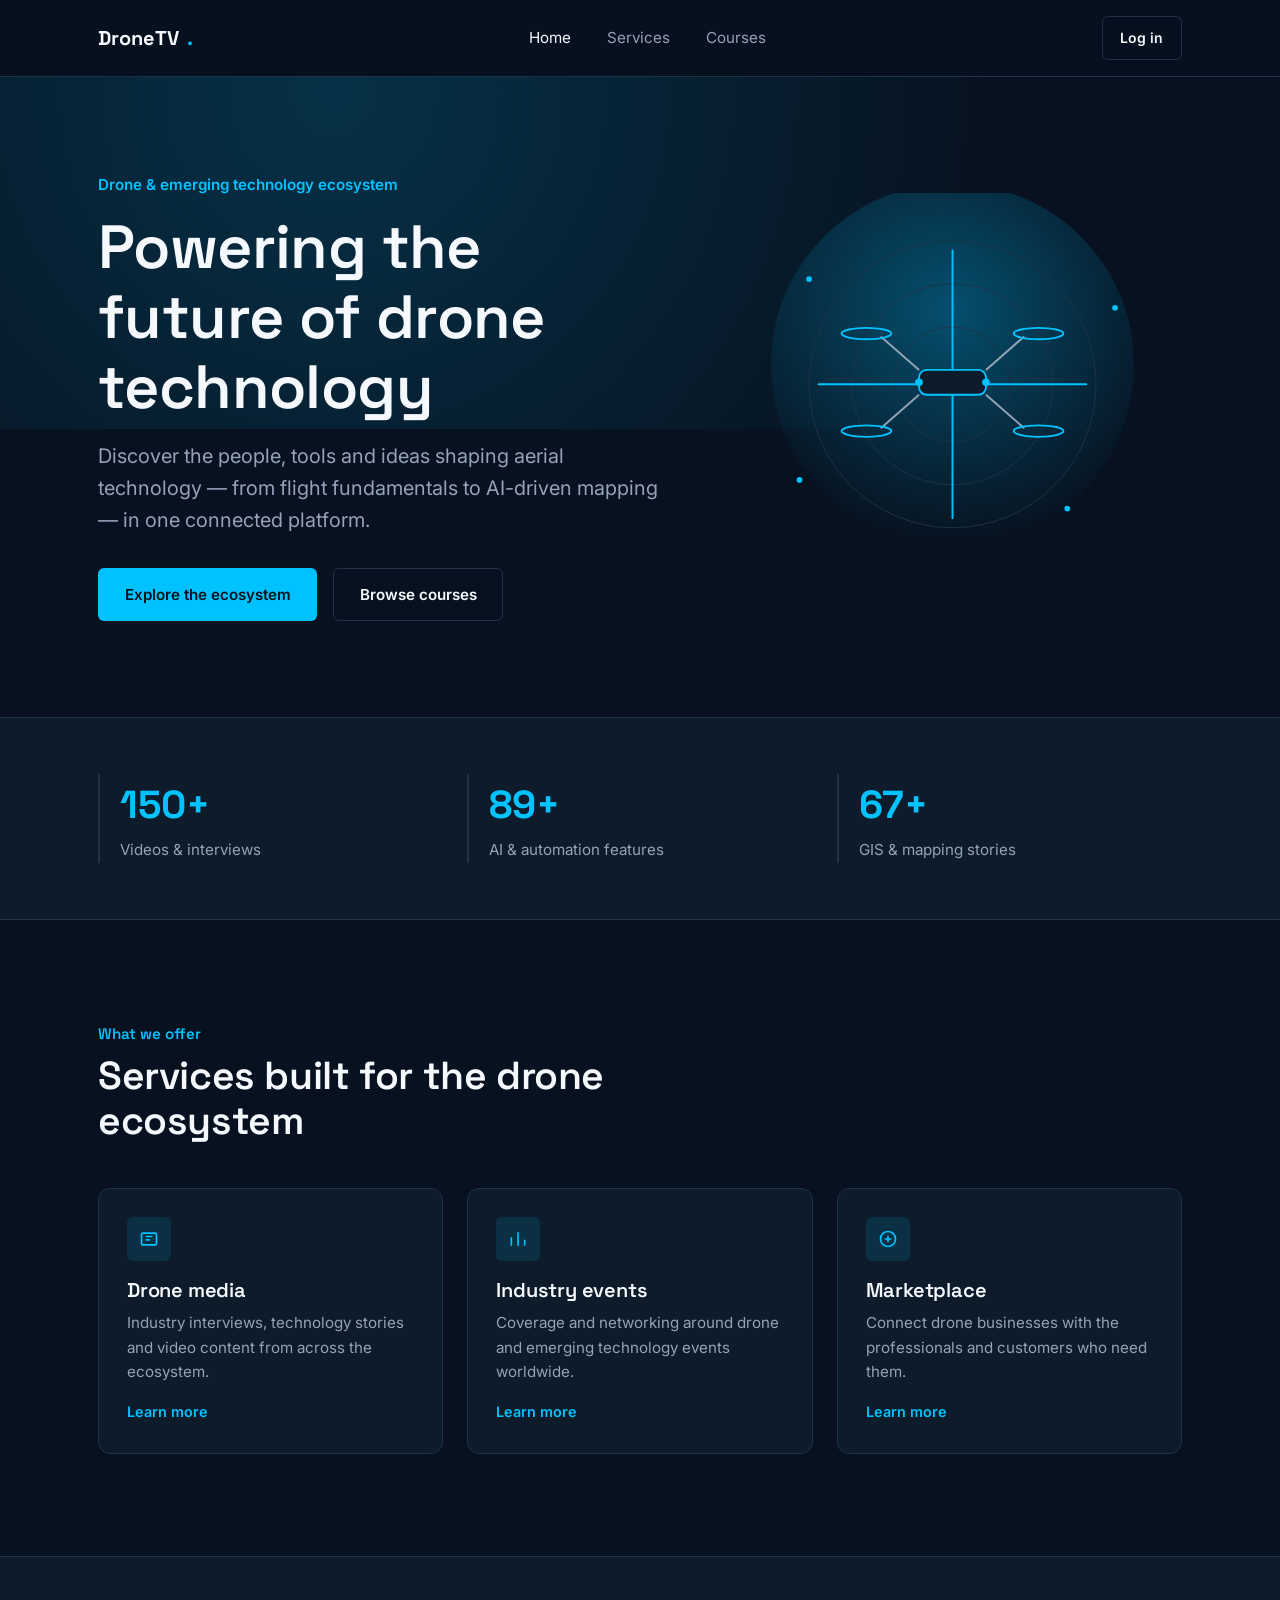
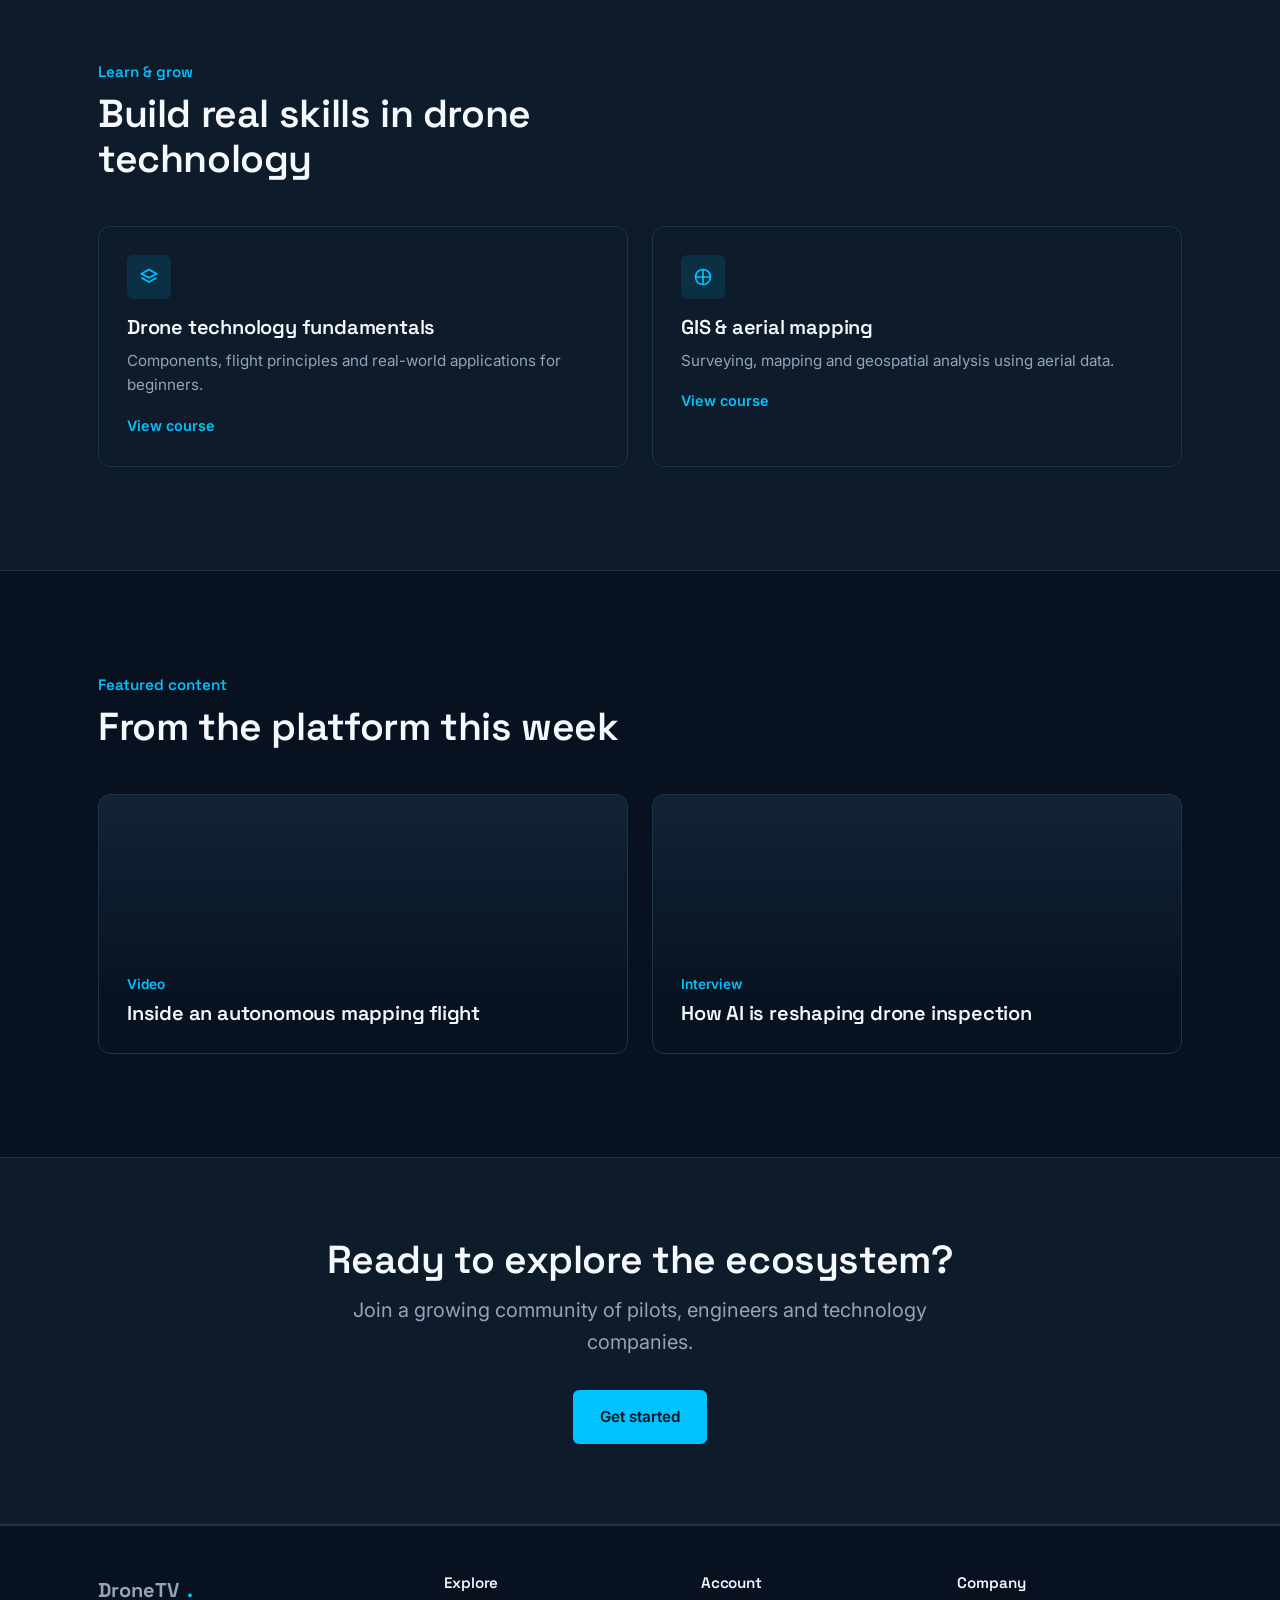
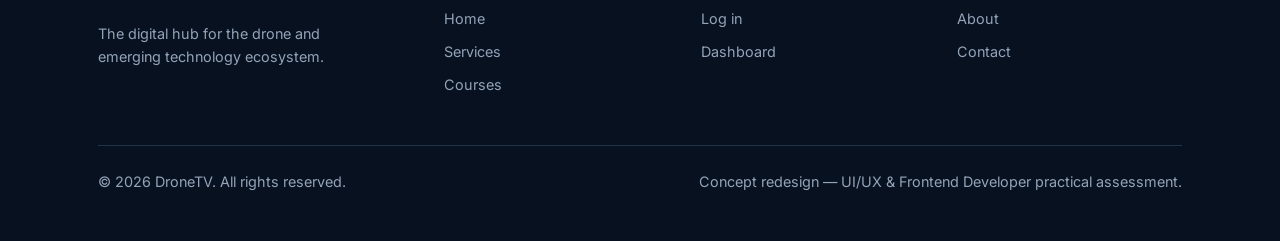
<file: index.html>
<!DOCTYPE html>
<html lang="en">
<head>
<meta charset="UTF-8">
<meta name="viewport" content="width=device-width, initial-scale=1.0">
<title>DroneTV — The Digital Hub for the Drone &amp; Emerging Tech Ecosystem</title>
<meta name="description" content="DroneTV connects drone technology, AI, GIS and mapping through media, courses and industry events.">
<link rel="preconnect" href="https://fonts.googleapis.com">
<link rel="preconnect" href="https://fonts.gstatic.com" crossorigin>
<link href="https://fonts.googleapis.com/css2?family=Space+Grotesk:wght@500;600;700&family=Inter:wght@400;500;600&display=swap" rel="stylesheet">
<link rel="stylesheet" href="css/style.css">
</head>
<body>

<header class="navbar">
  <div class="container">
    <a href="index.html" class="brand">DroneTV<span class="dot">.</span></a>
    <nav class="nav-links" aria-label="Primary">
      <a href="index.html" aria-current="page">Home</a>
      <a href="services.html">Services</a>
      <a href="courses.html">Courses</a>
    </nav>
    <div class="nav-actions">
      <a href="login.html" class="btn btn--ghost btn--sm">Log in</a>
      <button class="nav-toggle" aria-expanded="false" aria-controls="mobile-menu" aria-label="Toggle menu">
        <span></span>
      </button>
    </div>
  </div>
  <div class="mobile-menu" id="mobile-menu">
    <div class="container">
      <a href="index.html">Home</a>
      <a href="services.html">Services</a>
      <a href="courses.html">Courses</a>
      <a href="login.html">Log in</a>
    </div>
  </div>
</header>

<main>
  <!-- Hero -->
  <section class="hero">
    <div class="container">
      <div class="hero-copy">
        <p class="eyebrow">Drone &amp; emerging technology ecosystem</p>
        <h1>Powering the future of drone technology</h1>
        <p class="lead">Discover the people, tools and ideas shaping aerial technology — from flight fundamentals to AI-driven mapping — in one connected platform.</p>
        <div class="hero-actions">
          <a href="services.html" class="btn btn--primary">Explore the ecosystem</a>
          <a href="courses.html" class="btn btn--ghost">Browse courses</a>
        </div>
      </div>
      <div class="hero-art" aria-hidden="true">
        <svg viewBox="0 0 480 420" xmlns="http://www.w3.org/2000/svg">
          <defs>
            <radialGradient id="glow" cx="50%" cy="35%" r="65%">
              <stop offset="0%" stop-color="#00C2FF" stop-opacity="0.35"/>
              <stop offset="100%" stop-color="#00C2FF" stop-opacity="0"/>
            </radialGradient>
          </defs>
          <circle cx="240" cy="180" r="190" fill="url(#glow)"/>
          <g stroke="#1E3348" stroke-width="1" fill="none">
            <circle cx="240" cy="200" r="150"/>
            <circle cx="240" cy="200" r="105"/>
            <circle cx="240" cy="200" r="60"/>
          </g>
          <g stroke="#00C2FF" stroke-width="2" stroke-linecap="round">
            <line x1="240" y1="60" x2="240" y2="340"/>
            <line x1="100" y1="200" x2="380" y2="200"/>
          </g>
          <!-- drone body -->
          <g>
            <rect x="205" y="185" width="70" height="26" rx="8" fill="#0D1B2A" stroke="#00C2FF" stroke-width="2"/>
            <circle cx="205" cy="198" r="4" fill="#00C2FF"/>
            <circle cx="275" cy="198" r="4" fill="#00C2FF"/>
            <g stroke="#94A3B8" stroke-width="2">
              <line x1="205" y1="185" x2="165" y2="150"/>
              <line x1="275" y1="185" x2="315" y2="150"/>
              <line x1="205" y1="211" x2="165" y2="246"/>
              <line x1="275" y1="211" x2="315" y2="246"/>
            </g>
            <g fill="none" stroke="#00C2FF" stroke-width="2">
              <ellipse cx="150" cy="147" rx="26" ry="6"/>
              <ellipse cx="330" cy="147" rx="26" ry="6"/>
              <ellipse cx="150" cy="249" rx="26" ry="6"/>
              <ellipse cx="330" cy="249" rx="26" ry="6"/>
            </g>
          </g>
          <g fill="#00C2FF">
            <circle cx="90" cy="90" r="3"/>
            <circle cx="410" cy="120" r="3"/>
            <circle cx="360" cy="330" r="3"/>
            <circle cx="80" cy="300" r="3"/>
          </g>
        </svg>
      </div>
    </div>
  </section>

  <!-- Stats -->
  <section class="section--tight section--surface">
    <div class="container stats">
      <div class="stat">
        <span class="num">150+</span>
        <span class="label">Videos &amp; interviews</span>
      </div>
      <div class="stat">
        <span class="num">89+</span>
        <span class="label">AI &amp; automation features</span>
      </div>
      <div class="stat">
        <span class="num">67+</span>
        <span class="label">GIS &amp; mapping stories</span>
      </div>
    </div>
  </section>

  <!-- Services -->
  <section class="section" id="services">
    <div class="container">
      <div class="section-head">
        <p class="kicker">What we offer</p>
        <h2>Services built for the drone ecosystem</h2>
      </div>
      <div class="grid grid--3">
        <article class="card">
          <div class="card-icon" aria-hidden="true">
            <svg width="20" height="20" viewBox="0 0 24 24" fill="none" stroke="currentColor" stroke-width="2"><rect x="3" y="5" width="18" height="14" rx="2"/><path d="M8 9h8M8 13h5"/></svg>
          </div>
          <h3>Drone media</h3>
          <p>Industry interviews, technology stories and video content from across the ecosystem.</p>
          <a href="services.html" class="card-link">Learn more</a>
        </article>
        <article class="card">
          <div class="card-icon" aria-hidden="true">
            <svg width="20" height="20" viewBox="0 0 24 24" fill="none" stroke="currentColor" stroke-width="2"><path d="M4 20V10M12 20V4M20 20v-7"/></svg>
          </div>
          <h3>Industry events</h3>
          <p>Coverage and networking around drone and emerging technology events worldwide.</p>
          <a href="services.html" class="card-link">Learn more</a>
        </article>
        <article class="card">
          <div class="card-icon" aria-hidden="true">
            <svg width="20" height="20" viewBox="0 0 24 24" fill="none" stroke="currentColor" stroke-width="2"><circle cx="12" cy="12" r="9"/><path d="M8 12h8M12 8v8"/></svg>
          </div>
          <h3>Marketplace</h3>
          <p>Connect drone businesses with the professionals and customers who need them.</p>
          <a href="services.html" class="card-link">Learn more</a>
        </article>
      </div>
    </div>
  </section>

  <!-- Courses -->
  <section class="section section--surface" id="courses">
    <div class="container">
      <div class="section-head">
        <p class="kicker">Learn &amp; grow</p>
        <h2>Build real skills in drone technology</h2>
      </div>
      <div class="grid grid--2">
        <article class="card">
          <div class="card-icon" aria-hidden="true">
            <svg width="20" height="20" viewBox="0 0 24 24" fill="none" stroke="currentColor" stroke-width="2"><path d="M12 3l9 5-9 5-9-5 9-5zM3 13l9 5 9-5"/></svg>
          </div>
          <h3>Drone technology fundamentals</h3>
          <p>Components, flight principles and real-world applications for beginners.</p>
          <a href="courses.html" class="card-link">View course</a>
        </article>
        <article class="card">
          <div class="card-icon" aria-hidden="true">
            <svg width="20" height="20" viewBox="0 0 24 24" fill="none" stroke="currentColor" stroke-width="2"><path d="M3 12h18M12 3v18"/><circle cx="12" cy="12" r="9"/></svg>
          </div>
          <h3>GIS &amp; aerial mapping</h3>
          <p>Surveying, mapping and geospatial analysis using aerial data.</p>
          <a href="courses.html" class="card-link">View course</a>
        </article>
      </div>
    </div>
  </section>

  <!-- Featured content -->
  <section class="section">
    <div class="container">
      <div class="section-head">
        <p class="kicker">Featured content</p>
        <h2>From the platform this week</h2>
      </div>
      <div class="grid grid--2">
        <article class="feature-card">
          <div>
            <p class="feature-kind">Video</p>
            <h3>Inside an autonomous mapping flight</h3>
          </div>
        </article>
        <article class="feature-card">
          <div>
            <p class="feature-kind">Interview</p>
            <h3>How AI is reshaping drone inspection</h3>
          </div>
        </article>
      </div>
    </div>
  </section>

  <!-- Final CTA -->
  <section class="section--surface">
    <div class="container cta-band">
      <h2>Ready to explore the ecosystem?</h2>
      <p class="lead">Join a growing community of pilots, engineers and technology companies.</p>
      <a href="courses.html" class="btn btn--primary">Get started</a>
    </div>
  </section>
</main>

<footer class="site-footer">
  <div class="container">
    <div class="footer-grid">
      <div>
        <a href="index.html" class="brand">DroneTV<span class="dot">.</span></a>
        <p style="margin-top: 1rem; max-width: 32ch;">The digital hub for the drone and emerging technology ecosystem.</p>
      </div>
      <div>
        <h4>Explore</h4>
        <ul>
          <li><a href="index.html">Home</a></li>
          <li><a href="services.html">Services</a></li>
          <li><a href="courses.html">Courses</a></li>
        </ul>
      </div>
      <div>
        <h4>Account</h4>
        <ul>
          <li><a href="login.html">Log in</a></li>
          <li><a href="dashboard.html">Dashboard</a></li>
        </ul>
      </div>
      <div>
        <h4>Company</h4>
        <ul>
          <li><a href="#">About</a></li>
          <li><a href="#">Contact</a></li>
        </ul>
      </div>
    </div>
    <div class="footer-bottom">
      <span>© 2026 DroneTV. All rights reserved.</span>
      <span>Concept redesign — UI/UX &amp; Frontend Developer practical assessment.</span>
    </div>
  </div>
</footer>

<script src="js/script.js"></script>
</body>
</html>
</file>
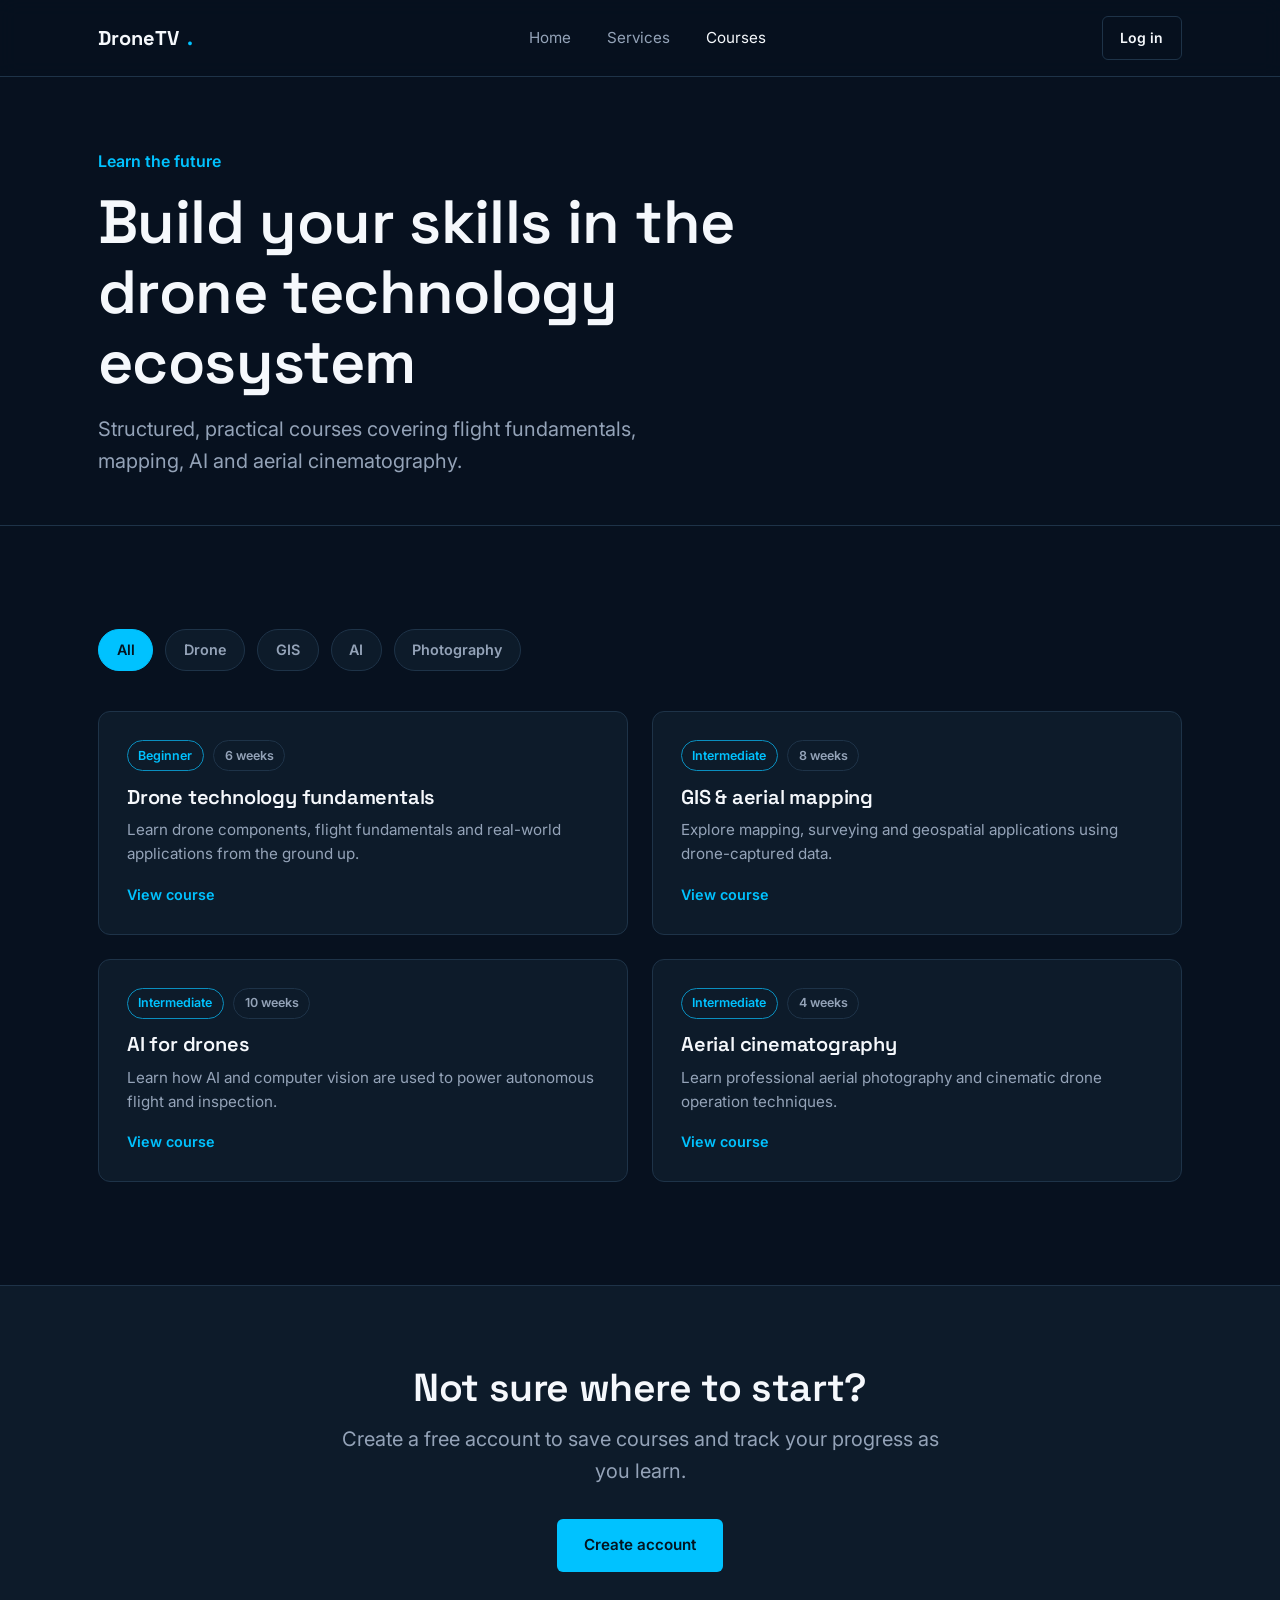
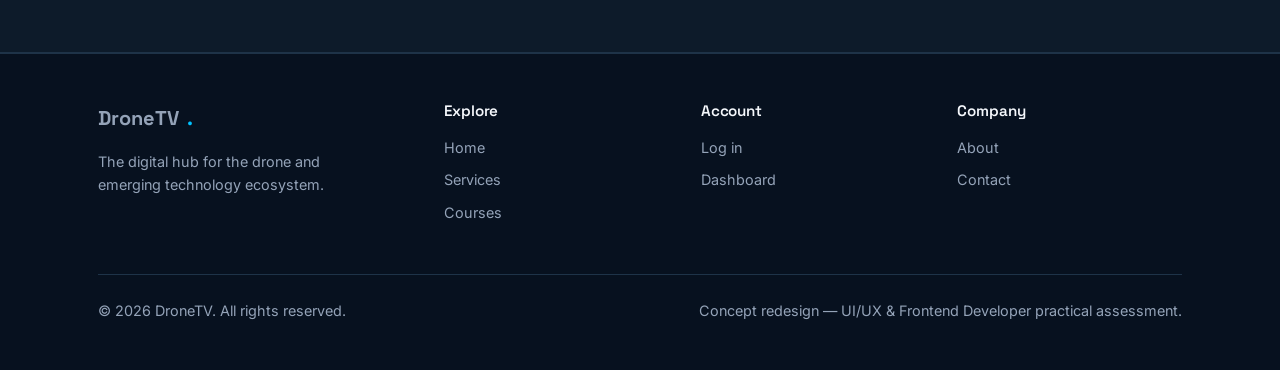
<file: courses.html>
<!DOCTYPE html>
<html lang="en">
<head>
<meta charset="UTF-8">
<meta name="viewport" content="width=device-width, initial-scale=1.0">
<title>Courses — DroneTV</title>
<meta name="description" content="Build your skills in the drone technology ecosystem with courses on drones, GIS, AI and aerial cinematography.">
<link rel="preconnect" href="https://fonts.googleapis.com">
<link rel="preconnect" href="https://fonts.gstatic.com" crossorigin>
<link href="https://fonts.googleapis.com/css2?family=Space+Grotesk:wght@500;600;700&family=Inter:wght@400;500;600&display=swap" rel="stylesheet">
<link rel="stylesheet" href="css/style.css">
</head>
<body>

<header class="navbar">
  <div class="container">
    <a href="index.html" class="brand">DroneTV<span class="dot">.</span></a>
    <nav class="nav-links" aria-label="Primary">
      <a href="index.html">Home</a>
      <a href="services.html">Services</a>
      <a href="courses.html" aria-current="page">Courses</a>
    </nav>
    <div class="nav-actions">
      <a href="login.html" class="btn btn--ghost btn--sm">Log in</a>
      <button class="nav-toggle" aria-expanded="false" aria-controls="mobile-menu" aria-label="Toggle menu">
        <span></span>
      </button>
    </div>
  </div>
  <div class="mobile-menu" id="mobile-menu">
    <div class="container">
      <a href="index.html">Home</a>
      <a href="services.html">Services</a>
      <a href="courses.html">Courses</a>
      <a href="login.html">Log in</a>
    </div>
  </div>
</header>

<main>
  <section class="page-hero">
    <div class="container">
      <p class="kicker">Learn the future</p>
      <h1>Build your skills in the drone technology ecosystem</h1>
      <p class="lead">Structured, practical courses covering flight fundamentals, mapping, AI and aerial cinematography.</p>
    </div>
  </section>

  <section class="section">
    <div class="container">
      <div class="filter-bar" role="group" aria-label="Filter courses by category">
        <button class="filter-chip" data-filter="all" aria-pressed="true">All</button>
        <button class="filter-chip" data-filter="drone" aria-pressed="false">Drone</button>
        <button class="filter-chip" data-filter="gis" aria-pressed="false">GIS</button>
        <button class="filter-chip" data-filter="ai" aria-pressed="false">AI</button>
        <button class="filter-chip" data-filter="photography" aria-pressed="false">Photography</button>
      </div>

      <div class="grid grid--2">
        <article class="card course-card" data-category="drone">
          <div class="course-meta">
            <span class="tag tag--level">Beginner</span>
            <span class="tag">6 weeks</span>
          </div>
          <h3>Drone technology fundamentals</h3>
          <p>Learn drone components, flight fundamentals and real-world applications from the ground up.</p>
          <a href="#" class="card-link">View course</a>
        </article>

        <article class="card course-card" data-category="gis">
          <div class="course-meta">
            <span class="tag tag--level">Intermediate</span>
            <span class="tag">8 weeks</span>
          </div>
          <h3>GIS &amp; aerial mapping</h3>
          <p>Explore mapping, surveying and geospatial applications using drone-captured data.</p>
          <a href="#" class="card-link">View course</a>
        </article>

        <article class="card course-card" data-category="ai">
          <div class="course-meta">
            <span class="tag tag--level">Intermediate</span>
            <span class="tag">10 weeks</span>
          </div>
          <h3>AI for drones</h3>
          <p>Learn how AI and computer vision are used to power autonomous flight and inspection.</p>
          <a href="#" class="card-link">View course</a>
        </article>

        <article class="card course-card" data-category="photography">
          <div class="course-meta">
            <span class="tag tag--level">Intermediate</span>
            <span class="tag">4 weeks</span>
          </div>
          <h3>Aerial cinematography</h3>
          <p>Learn professional aerial photography and cinematic drone operation techniques.</p>
          <a href="#" class="card-link">View course</a>
        </article>
      </div>
    </div>
  </section>

  <section class="section--surface">
    <div class="container cta-band">
      <h2>Not sure where to start?</h2>
      <p class="lead">Create a free account to save courses and track your progress as you learn.</p>
      <a href="login.html" class="btn btn--primary">Create account</a>
    </div>
  </section>
</main>

<footer class="site-footer">
  <div class="container">
    <div class="footer-grid">
      <div>
        <a href="index.html" class="brand">DroneTV<span class="dot">.</span></a>
        <p style="margin-top: 1rem; max-width: 32ch;">The digital hub for the drone and emerging technology ecosystem.</p>
      </div>
      <div>
        <h4>Explore</h4>
        <ul>
          <li><a href="index.html">Home</a></li>
          <li><a href="services.html">Services</a></li>
          <li><a href="courses.html">Courses</a></li>
        </ul>
      </div>
      <div>
        <h4>Account</h4>
        <ul>
          <li><a href="login.html">Log in</a></li>
          <li><a href="dashboard.html">Dashboard</a></li>
        </ul>
      </div>
      <div>
        <h4>Company</h4>
        <ul>
          <li><a href="#">About</a></li>
          <li><a href="#">Contact</a></li>
        </ul>
      </div>
    </div>
    <div class="footer-bottom">
      <span>© 2026 DroneTV. All rights reserved.</span>
      <span>Concept redesign — UI/UX &amp; Frontend Developer practical assessment.</span>
    </div>
  </div>
</footer>

<script src="js/script.js"></script>
</body>
</html>
</file>
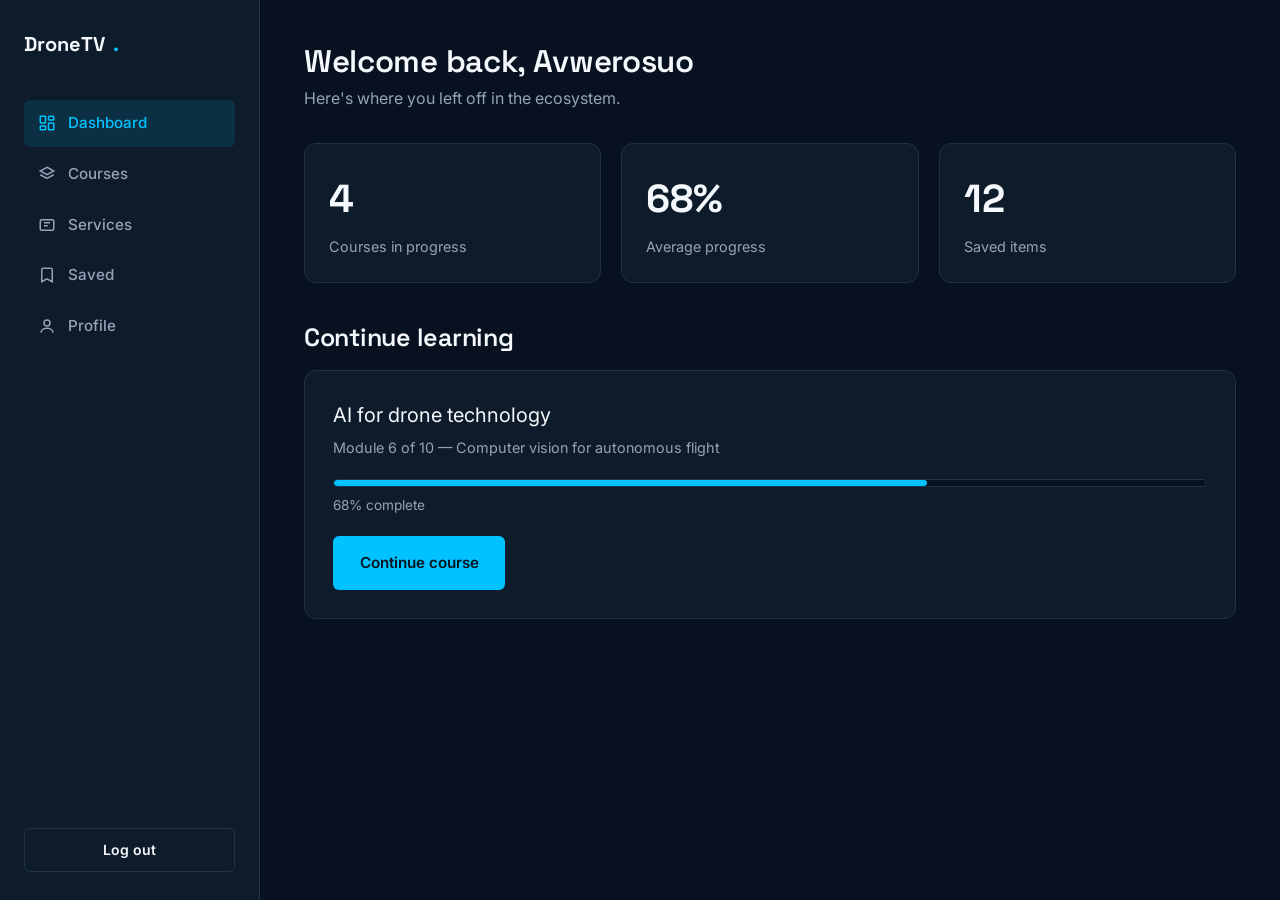
<file: dashboard.html>
<!DOCTYPE html>
<html lang="en">
<head>
<meta charset="UTF-8">
<meta name="viewport" content="width=device-width, initial-scale=1.0">
<title>Dashboard — DroneTV</title>
<meta name="description" content="Your DroneTV learning dashboard.">
<link rel="preconnect" href="https://fonts.googleapis.com">
<link rel="preconnect" href="https://fonts.gstatic.com" crossorigin>
<link href="https://fonts.googleapis.com/css2?family=Space+Grotesk:wght@500;600;700&family=Inter:wght@400;500;600&display=swap" rel="stylesheet">
<link rel="stylesheet" href="css/style.css">
</head>
<body>

<div class="dash-shell">
  <aside class="dash-sidebar">
    <a href="index.html" class="brand">DroneTV<span class="dot">.</span></a>
    <nav class="dash-nav" aria-label="Dashboard">
      <a href="#" data-section="dashboard" aria-current="page">
        <svg class="icon" viewBox="0 0 24 24" fill="none" stroke="currentColor" stroke-width="2"><rect x="3" y="3" width="7" height="9" rx="1"/><rect x="14" y="3" width="7" height="5" rx="1"/><rect x="14" y="12" width="7" height="9" rx="1"/><rect x="3" y="16" width="7" height="5" rx="1"/></svg>
        Dashboard
      </a>
      <a href="#" data-section="courses">
        <svg class="icon" viewBox="0 0 24 24" fill="none" stroke="currentColor" stroke-width="2"><path d="M12 3l9 5-9 5-9-5 9-5zM3 13l9 5 9-5"/></svg>
        Courses
      </a>
      <a href="services.html">
        <svg class="icon" viewBox="0 0 24 24" fill="none" stroke="currentColor" stroke-width="2"><rect x="3" y="5" width="18" height="14" rx="2"/><path d="M8 9h8M8 13h5"/></svg>
        Services
      </a>
      <a href="#" data-section="saved">
        <svg class="icon" viewBox="0 0 24 24" fill="none" stroke="currentColor" stroke-width="2"><path d="M19 21l-7-4-7 4V5a2 2 0 012-2h10a2 2 0 012 2v16z"/></svg>
        Saved
      </a>
      <a href="#" data-section="profile">
        <svg class="icon" viewBox="0 0 24 24" fill="none" stroke="currentColor" stroke-width="2"><circle cx="12" cy="8" r="4"/><path d="M4 21c0-4 4-6 8-6s8 2 8 6"/></svg>
        Profile
      </a>
    </nav>
    <button class="btn btn--ghost btn--sm dash-logout" data-logout style="margin-top: auto;">Log out</button>
  </aside>

  <main class="dash-main">
    <!-- Dashboard panel -->
    <section data-panel="dashboard">
      <div class="dash-topbar">
        <div>
          <h1>Welcome back, Avwerosuo</h1>
          <p>Here's where you left off in the ecosystem.</p>
        </div>
      </div>

      <div class="dash-stats">
        <div class="dash-stat">
          <div class="num">4</div>
          <div class="label">Courses in progress</div>
        </div>
        <div class="dash-stat">
          <div class="num">68%</div>
          <div class="label">Average progress</div>
        </div>
        <div class="dash-stat">
          <div class="num">12</div>
          <div class="label">Saved items</div>
        </div>
      </div>

      <h2 style="font-size: var(--step-2); margin-bottom: 1.1rem;">Continue learning</h2>
      <div class="continue-card">
        <p class="course-title">AI for drone technology</p>
        <p class="course-sub">Module 6 of 10 — Computer vision for autonomous flight</p>
        <div class="progress-track"><div class="progress-fill" style="width: 68%;"></div></div>
        <p class="progress-label">68% complete</p>
        <button class="btn btn--primary" data-continue>Continue course</button>
      </div>
    </section>

    <!-- Courses panel -->
    <section data-panel="courses" hidden>
      <div class="dash-topbar">
        <div>
          <h1>Your courses</h1>
          <p>Everything you're currently learning.</p>
        </div>
      </div>
      <div class="grid grid--2">
        <article class="card course-card">
          <div class="course-meta"><span class="tag tag--level">Intermediate</span><span class="tag">68% done</span></div>
          <h3>AI for drone technology</h3>
          <p>Computer vision and autonomous flight systems.</p>
        </article>
        <article class="card course-card">
          <div class="course-meta"><span class="tag tag--level">Beginner</span><span class="tag">40% done</span></div>
          <h3>Drone technology fundamentals</h3>
          <p>Core components and flight principles.</p>
        </article>
        <article class="card course-card">
          <div class="course-meta"><span class="tag tag--level">Intermediate</span><span class="tag">15% done</span></div>
          <h3>GIS &amp; aerial mapping</h3>
          <p>Surveying and geospatial analysis.</p>
        </article>
        <article class="card course-card">
          <div class="course-meta"><span class="tag tag--level">Intermediate</span><span class="tag">Not started</span></div>
          <h3>Aerial cinematography</h3>
          <p>Professional aerial photography techniques.</p>
        </article>
      </div>
    </section>

    <!-- Saved panel -->
    <section data-panel="saved" hidden>
      <div class="dash-topbar">
        <div>
          <h1>Saved content</h1>
          <p>Videos, interviews and courses you've bookmarked.</p>
        </div>
      </div>
      <div class="saved-list">
        <div class="saved-item">
          <span>Inside an autonomous mapping flight</span>
          <button data-remove-saved aria-label="Remove from saved">Remove</button>
        </div>
        <div class="saved-item">
          <span>How AI is reshaping drone inspection</span>
          <button data-remove-saved aria-label="Remove from saved">Remove</button>
        </div>
        <div class="saved-item">
          <span>GIS &amp; Aerial Mapping course</span>
          <button data-remove-saved aria-label="Remove from saved">Remove</button>
        </div>
      </div>
    </section>

    <!-- Profile panel -->
    <section data-panel="profile" hidden>
      <div class="dash-topbar">
        <div>
          <h1>Profile</h1>
          <p>Your DroneTV account details.</p>
        </div>
      </div>
      <div class="card" style="max-width: 480px;">
        <div class="field">
          <label>Name</label>
          <input type="text" value="Avwerosuo Okeme" disabled>
        </div>
        <div class="field">
          <label>Email</label>
          <input type="email" value="avwerosuo@example.com" disabled>
        </div>
        <div class="field" style="margin-bottom: 0;">
          <label>Role</label>
          <input type="text" value="Learner" disabled>
        </div>
      </div>
    </section>
  </main>
</div>

<script src="js/script.js"></script>
</body>
</html>
</file>
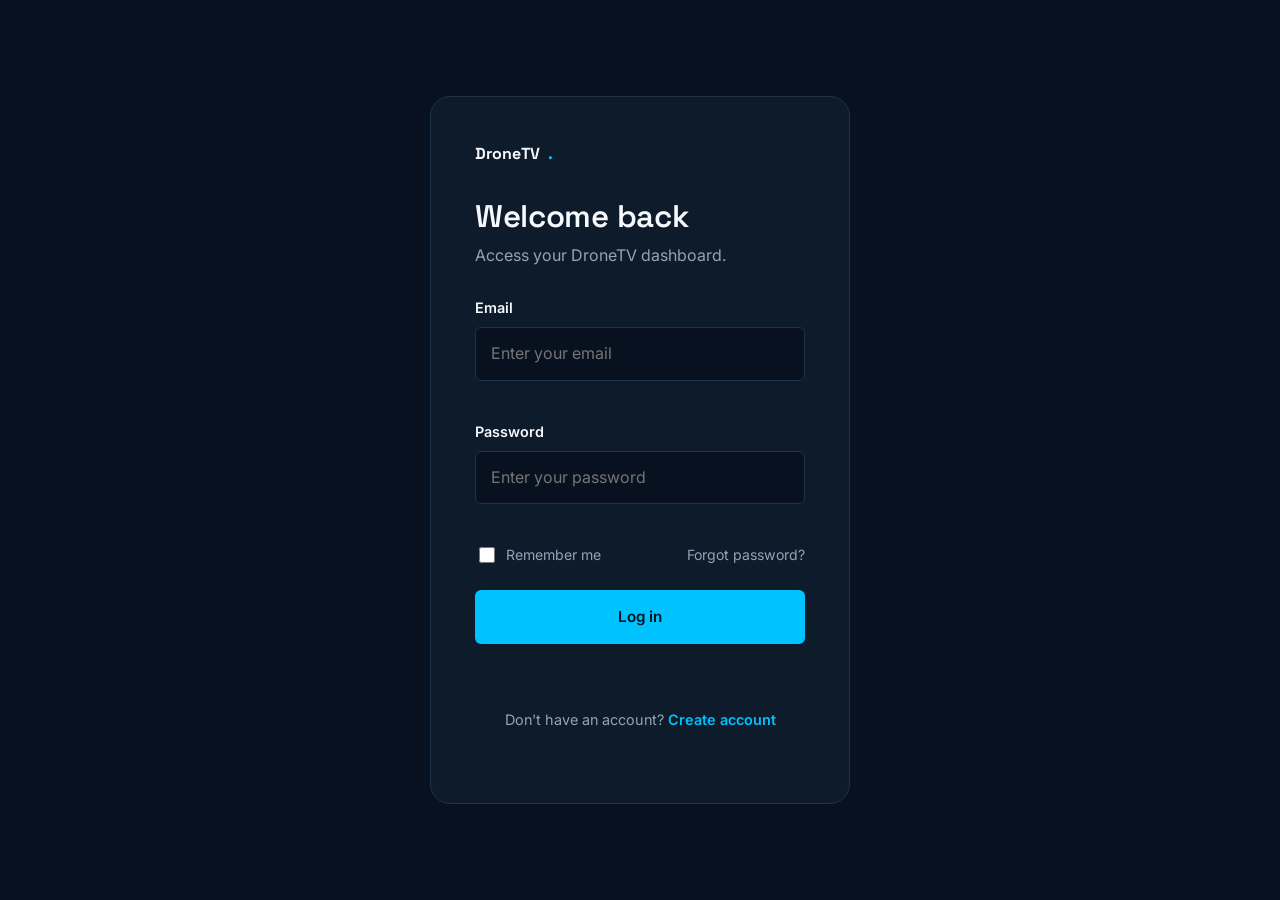
<file: login.html>
<!DOCTYPE html>
<html lang="en">
<head>
<meta charset="UTF-8">
<meta name="viewport" content="width=device-width, initial-scale=1.0">
<title>Log in — DroneTV</title>
<meta name="description" content="Log in to your DroneTV dashboard.">
<link rel="preconnect" href="https://fonts.googleapis.com">
<link rel="preconnect" href="https://fonts.gstatic.com" crossorigin>
<link href="https://fonts.googleapis.com/css2?family=Space+Grotesk:wght@500;600;700&family=Inter:wght@400;500;600&display=swap" rel="stylesheet">
<link rel="stylesheet" href="css/style.css">
</head>
<body>

<div class="auth-shell">
  <div class="auth-card">
    <a href="index.html" class="auth-brand">DroneTV<span class="dot">.</span></a>
    <h1>Welcome back</h1>
    <p>Access your DroneTV dashboard.</p>

    <form id="login-form" novalidate>
      <div class="field">
        <label for="email">Email</label>
        <input type="email" id="email" name="email" placeholder="Enter your email" autocomplete="email">
        <p class="error-msg" id="email-error"></p>
      </div>
      <div class="field">
        <label for="password">Password</label>
        <input type="password" id="password" name="password" placeholder="Enter your password" autocomplete="current-password">
        <p class="error-msg" id="password-error"></p>
      </div>
      <div class="field-row">
        <label class="checkbox">
          <input type="checkbox" id="remember" name="remember">
          Remember me
        </label>
        <a href="#">Forgot password?</a>
      </div>
      <button type="submit" class="btn btn--primary btn--block">Log in</button>
      <p class="form-status" id="form-status" role="status" aria-live="polite"></p>
    </form>

    <p class="auth-footer">Don't have an account? <a href="#">Create account</a></p>
  </div>
</div>

<script src="js/script.js"></script>
</body>
</html>
</file>
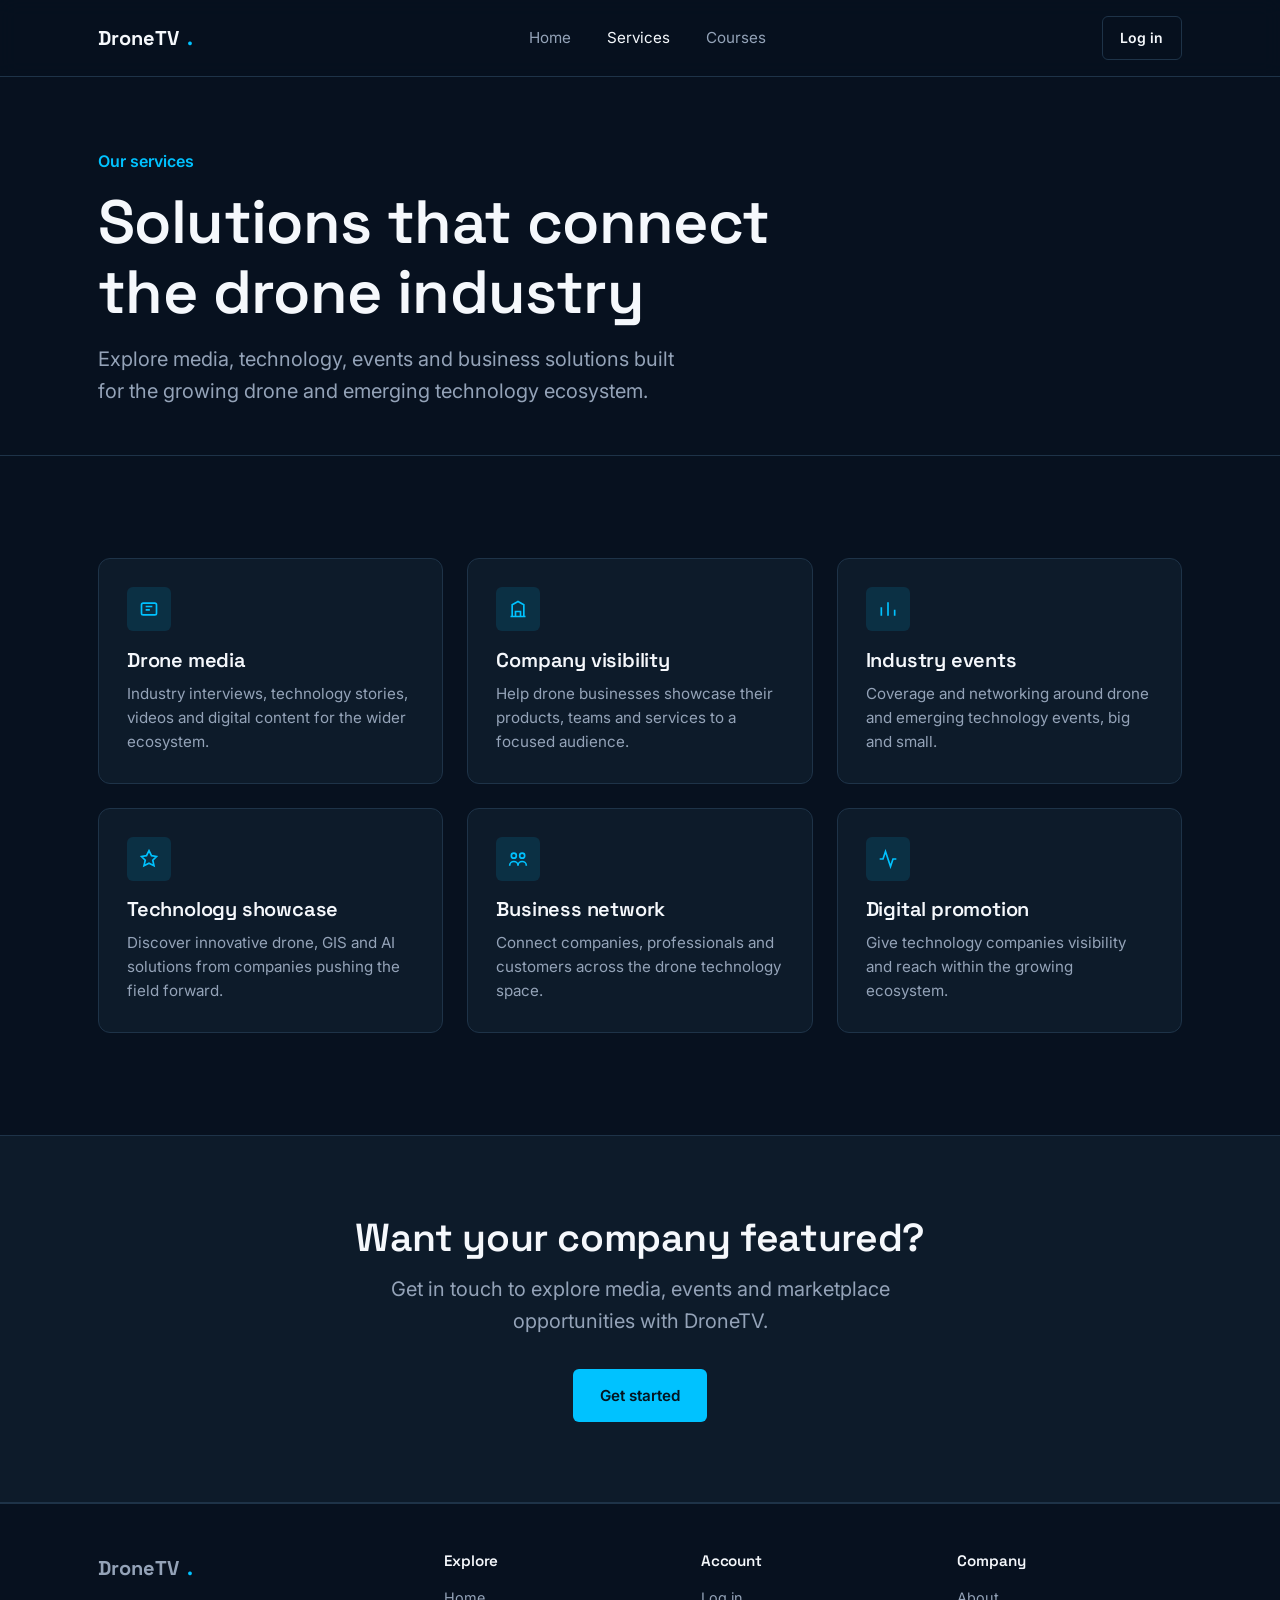
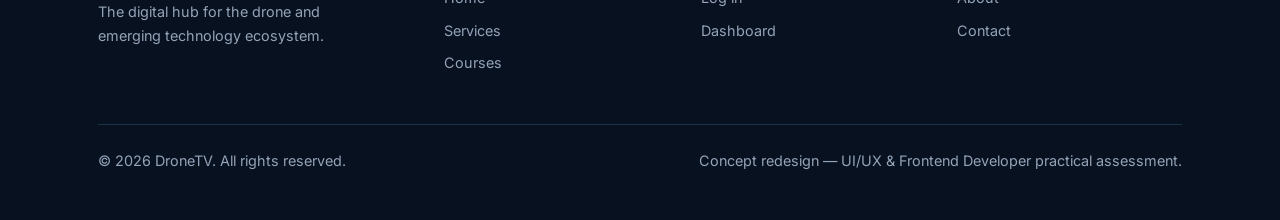
<file: services.html>
<!DOCTYPE html>
<html lang="en">
<head>
<meta charset="UTF-8">
<meta name="viewport" content="width=device-width, initial-scale=1.0">
<title>Services — DroneTV</title>
<meta name="description" content="Media, technology, events and business solutions built for the drone ecosystem.">
<link rel="preconnect" href="https://fonts.googleapis.com">
<link rel="preconnect" href="https://fonts.gstatic.com" crossorigin>
<link href="https://fonts.googleapis.com/css2?family=Space+Grotesk:wght@500;600;700&family=Inter:wght@400;500;600&display=swap" rel="stylesheet">
<link rel="stylesheet" href="css/style.css">
</head>
<body>

<header class="navbar">
  <div class="container">
    <a href="index.html" class="brand">DroneTV<span class="dot">.</span></a>
    <nav class="nav-links" aria-label="Primary">
      <a href="index.html">Home</a>
      <a href="services.html" aria-current="page">Services</a>
      <a href="courses.html">Courses</a>
    </nav>
    <div class="nav-actions">
      <a href="login.html" class="btn btn--ghost btn--sm">Log in</a>
      <button class="nav-toggle" aria-expanded="false" aria-controls="mobile-menu" aria-label="Toggle menu">
        <span></span>
      </button>
    </div>
  </div>
  <div class="mobile-menu" id="mobile-menu">
    <div class="container">
      <a href="index.html">Home</a>
      <a href="services.html">Services</a>
      <a href="courses.html">Courses</a>
      <a href="login.html">Log in</a>
    </div>
  </div>
</header>

<main>
  <section class="page-hero">
    <div class="container">
      <p class="kicker">Our services</p>
      <h1>Solutions that connect the drone industry</h1>
      <p class="lead">Explore media, technology, events and business solutions built for the growing drone and emerging technology ecosystem.</p>
    </div>
  </section>

  <section class="section">
    <div class="container">
      <div class="grid grid--3">
        <article class="card">
          <div class="card-icon" aria-hidden="true">
            <svg width="20" height="20" viewBox="0 0 24 24" fill="none" stroke="currentColor" stroke-width="2"><rect x="3" y="5" width="18" height="14" rx="2"/><path d="M8 9h8M8 13h5"/></svg>
          </div>
          <h3>Drone media</h3>
          <p>Industry interviews, technology stories, videos and digital content for the wider ecosystem.</p>
        </article>
        <article class="card">
          <div class="card-icon" aria-hidden="true">
            <svg width="20" height="20" viewBox="0 0 24 24" fill="none" stroke="currentColor" stroke-width="2"><path d="M3 21h18M5 21V7l7-4 7 4v14M9 21v-6h6v6"/></svg>
          </div>
          <h3>Company visibility</h3>
          <p>Help drone businesses showcase their products, teams and services to a focused audience.</p>
        </article>
        <article class="card">
          <div class="card-icon" aria-hidden="true">
            <svg width="20" height="20" viewBox="0 0 24 24" fill="none" stroke="currentColor" stroke-width="2"><path d="M4 20V10M12 20V4M20 20v-7"/></svg>
          </div>
          <h3>Industry events</h3>
          <p>Coverage and networking around drone and emerging technology events, big and small.</p>
        </article>
        <article class="card">
          <div class="card-icon" aria-hidden="true">
            <svg width="20" height="20" viewBox="0 0 24 24" fill="none" stroke="currentColor" stroke-width="2"><path d="M12 2l3 6 6 1-4.5 4.5L18 20l-6-3-6 3 1.5-6.5L3 9l6-1z"/></svg>
          </div>
          <h3>Technology showcase</h3>
          <p>Discover innovative drone, GIS and AI solutions from companies pushing the field forward.</p>
        </article>
        <article class="card">
          <div class="card-icon" aria-hidden="true">
            <svg width="20" height="20" viewBox="0 0 24 24" fill="none" stroke="currentColor" stroke-width="2"><circle cx="7" cy="8" r="3"/><circle cx="17" cy="8" r="3"/><path d="M2 20c0-3 2.5-5 5-5s5 2 5 5M12 20c0-3 2.5-5 5-5s5 2 5 5"/></svg>
          </div>
          <h3>Business network</h3>
          <p>Connect companies, professionals and customers across the drone technology space.</p>
        </article>
        <article class="card">
          <div class="card-icon" aria-hidden="true">
            <svg width="20" height="20" viewBox="0 0 24 24" fill="none" stroke="currentColor" stroke-width="2"><path d="M22 12h-4l-3 9L9 3l-3 9H2"/></svg>
          </div>
          <h3>Digital promotion</h3>
          <p>Give technology companies visibility and reach within the growing ecosystem.</p>
        </article>
      </div>
    </div>
  </section>

  <section class="section--surface">
    <div class="container cta-band">
      <h2>Want your company featured?</h2>
      <p class="lead">Get in touch to explore media, events and marketplace opportunities with DroneTV.</p>
      <a href="courses.html" class="btn btn--primary">Get started</a>
    </div>
  </section>
</main>

<footer class="site-footer">
  <div class="container">
    <div class="footer-grid">
      <div>
        <a href="index.html" class="brand">DroneTV<span class="dot">.</span></a>
        <p style="margin-top: 1rem; max-width: 32ch;">The digital hub for the drone and emerging technology ecosystem.</p>
      </div>
      <div>
        <h4>Explore</h4>
        <ul>
          <li><a href="index.html">Home</a></li>
          <li><a href="services.html">Services</a></li>
          <li><a href="courses.html">Courses</a></li>
        </ul>
      </div>
      <div>
        <h4>Account</h4>
        <ul>
          <li><a href="login.html">Log in</a></li>
          <li><a href="dashboard.html">Dashboard</a></li>
        </ul>
      </div>
      <div>
        <h4>Company</h4>
        <ul>
          <li><a href="#">About</a></li>
          <li><a href="#">Contact</a></li>
        </ul>
      </div>
    </div>
    <div class="footer-bottom">
      <span>© 2026 DroneTV. All rights reserved.</span>
      <span>Concept redesign — UI/UX &amp; Frontend Developer practical assessment.</span>
    </div>
  </div>
</footer>

<script src="js/script.js"></script>
</body>
</html>
</file>
<file: css/style.css>
:root {
  /* Color tokens */
  --bg: #07111F;
  --surface: #0D1B2A;
  --surface-raised: #112436;
  --primary: #00C2FF;
  --primary-dim: #0A8FBF;
  --text: #F5F8FC;
  --text-muted: #94A3B8;
  --border: #1E3348;
  --success: #35D399;

  /* Type scale (1.25 ratio) */
  --step-0: 1rem;
  --step-1: 1.25rem;
  --step-2: 1.563rem;
  --step-3: 1.953rem;
  --step-4: 2.441rem;
  --step-5: 3.052rem;
  --step-6: 3.815rem;

  --font-display: "Space Grotesk", "Segoe UI", sans-serif;
  --font-body: "Inter", "Segoe UI", sans-serif;

  --radius-sm: 6px;
  --radius-md: 12px;
  --radius-lg: 20px;

  --container: 1180px;
  --gutter: clamp(1.25rem, 4vw, 3rem);

  --transition: 180ms ease;
}

/* ---- Reset ---- */
*, *::before, *::after { box-sizing: border-box; }
html { scroll-behavior: smooth; }
body, h1, h2, h3, h4, p, ul, figure { margin: 0; }
ul { padding: 0; list-style: none; }
img { max-width: 100%; display: block; }
a { color: inherit; text-decoration: none; }
button { font: inherit; cursor: pointer; }
input { font: inherit; }

@media (prefers-reduced-motion: reduce) {
  * { animation-duration: 0.01ms !important; transition-duration: 0.01ms !important; scroll-behavior: auto !important; }
}

body {
  background: var(--bg);
  color: var(--text);
  font-family: var(--font-body);
  font-size: var(--step-0);
  line-height: 1.6;
  -webkit-font-smoothing: antialiased;
}

:focus-visible {
  outline: 2px solid var(--primary);
  outline-offset: 3px;
  border-radius: 4px;
}

h1, h2, h3, h4 {
  font-family: var(--font-display);
  font-weight: 600;
  line-height: 1.15;
  letter-spacing: -0.01em;
}

h1 { font-size: clamp(2.25rem, 5vw, var(--step-6)); }
h2 { font-size: clamp(1.75rem, 3.4vw, var(--step-4)); }
h3 { font-size: var(--step-2); }

p.lead {
  color: var(--text-muted);
  font-size: var(--step-1);
  max-width: 46ch;
}

.container {
  width: 100%;
  max-width: var(--container);
  margin-inline: auto;
  padding-inline: var(--gutter);
}

.section {
  padding-block: clamp(3.5rem, 8vw, 6.5rem);
}

.section-head {
  max-width: 640px;
  margin-bottom: 2.75rem;
}

.section-head .kicker {
  color: var(--primary);
  font-family: var(--font-display);
  font-weight: 600;
  font-size: 0.95rem;
  margin-bottom: 0.5rem;
}

.section--tight { padding-block: clamp(2rem, 5vw, 3.5rem); }

.section--surface {
  background: var(--surface);
  border-top: 1px solid var(--border);
  border-bottom: 1px solid var(--border);
}

/* ---- Buttons ---- */
.btn {
  display: inline-flex;
  align-items: center;
  justify-content: center;
  gap: 0.5rem;
  padding: 0.85rem 1.6rem;
  border-radius: var(--radius-sm);
  font-weight: 600;
  font-size: 0.95rem;
  border: 1px solid transparent;
  transition: transform var(--transition), background var(--transition), border-color var(--transition);
  white-space: nowrap;
}
.btn:active { transform: translateY(1px); }

.btn--primary {
  background: var(--primary);
  color: #04141F;
}
.btn--primary:hover { background: #33cfff; }

.btn--ghost {
  background: transparent;
  border-color: var(--border);
  color: var(--text);
}
.btn--ghost:hover { border-color: var(--primary); color: var(--primary); }

.btn--block { width: 100%; }
.btn--sm { padding: 0.6rem 1.1rem; font-size: 0.875rem; }

/* ---- Navbar ---- */
.navbar {
  position: sticky;
  top: 0;
  z-index: 50;
  background: rgba(7, 17, 31, 0.85);
  backdrop-filter: blur(10px);
  border-bottom: 1px solid var(--border);
}

.navbar .container {
  display: flex;
  align-items: center;
  justify-content: space-between;
  height: 76px;
}

.brand {
  font-family: var(--font-display);
  font-weight: 700;
  font-size: 1.25rem;
  display: flex;
  align-items: center;
  gap: 0.5rem;
}
.brand .dot { color: var(--primary); }

.nav-links {
  display: flex;
  gap: 2.25rem;
  font-size: 0.95rem;
  color: var(--text-muted);
}
.nav-links a { transition: color var(--transition); }
.nav-links a:hover, .nav-links a[aria-current="page"] { color: var(--text); }

.nav-actions { display: flex; align-items: center; gap: 1rem; }

.nav-toggle {
  display: none;
  background: none;
  border: 1px solid var(--border);
  border-radius: var(--radius-sm);
  width: 42px;
  height: 42px;
  padding: 0;
  align-items: center;
  justify-content: center;
}
.nav-toggle span,
.nav-toggle span::before,
.nav-toggle span::after {
  content: "";
  display: block;
  width: 18px;
  height: 2px;
  background: var(--text);
  position: relative;
  transition: transform var(--transition), opacity var(--transition);
}
.nav-toggle span::before { position: absolute; top: -6px; }
.nav-toggle span::after { position: absolute; top: 6px; }
.nav-toggle[aria-expanded="true"] span { background: transparent; }
.nav-toggle[aria-expanded="true"] span::before { transform: rotate(45deg); top: 0; }
.nav-toggle[aria-expanded="true"] span::after { transform: rotate(-45deg); top: 0; }

.mobile-menu {
  display: none;
  border-top: 1px solid var(--border);
  background: var(--surface);
}
.mobile-menu.is-open { display: block; }
.mobile-menu .container { display: flex; flex-direction: column; padding-block: 1.25rem; gap: 1.1rem; }
.mobile-menu a { font-size: 1.05rem; color: var(--text-muted); }
.mobile-menu a:hover { color: var(--text); }

@media (max-width: 860px) {
  .nav-links, .nav-actions .btn--ghost { display: none; }
  .nav-toggle { display: inline-flex; }
}

/* ---- Hero ---- */
.hero {
  padding-block: clamp(3rem, 9vw, 6rem);
  position: relative;
  overflow: hidden;
}
.hero::before {
  content: "";
  position: absolute;
  inset: -20% -10% auto -10%;
  height: 480px;
  background: radial-gradient(circle at 30% 30%, rgba(0, 194, 255, 0.18), transparent 60%);
  pointer-events: none;
}
.hero .container {
  display: grid;
  grid-template-columns: 1.1fr 0.9fr;
  gap: clamp(2rem, 5vw, 4rem);
  align-items: center;
  position: relative;
}
.hero-copy .eyebrow {
  color: var(--primary);
  font-weight: 600;
  font-size: 0.95rem;
  margin-bottom: 0.9rem;
}
.hero-copy h1 { margin-bottom: 1.1rem; }
.hero-copy p.lead { margin-bottom: 2rem; }
.hero-actions { display: flex; gap: 1rem; flex-wrap: wrap; }
.hero-art { position: relative; }
.hero-art svg { width: 100%; height: auto; }

@media (max-width: 900px) {
  .hero .container { grid-template-columns: 1fr; }
  .hero-art { order: -1; }
}

/* ---- Stats ---- */
.stats {
  display: grid;
  grid-template-columns: repeat(3, 1fr);
  gap: 1.5rem;
}
.stat { text-align: left; border-left: 2px solid var(--border); padding-left: 1.25rem; }
.stat .num { display: block; font-family: var(--font-display); font-size: var(--step-4); font-weight: 700; color: var(--primary); }
.stat .label { color: var(--text-muted); font-size: 0.95rem; }

@media (max-width: 640px) {
  .stats { grid-template-columns: 1fr; gap: 1.25rem; }
}

/* ---- Card grid ---- */
.grid {
  display: grid;
  gap: 1.5rem;
}
.grid--3 { grid-template-columns: repeat(3, 1fr); }
.grid--2 { grid-template-columns: repeat(2, 1fr); }

@media (max-width: 960px) { .grid--3 { grid-template-columns: repeat(2, 1fr); } }
@media (max-width: 640px) { .grid--3, .grid--2 { grid-template-columns: 1fr; } }

.card {
  background: var(--surface);
  border: 1px solid var(--border);
  border-radius: var(--radius-md);
  padding: 1.75rem;
  transition: border-color var(--transition), transform var(--transition);
}
.card:hover { border-color: var(--primary-dim); }

.card-icon {
  width: 44px;
  height: 44px;
  border-radius: var(--radius-sm);
  background: rgba(0, 194, 255, 0.12);
  display: flex;
  align-items: center;
  justify-content: center;
  margin-bottom: 1.1rem;
  color: var(--primary);
}

.card h3 { margin-bottom: 0.6rem; font-size: var(--step-1); }
.card p { color: var(--text-muted); font-size: 0.95rem; }
.card .card-link { display: inline-block; margin-top: 1rem; font-weight: 600; color: var(--primary); font-size: 0.9rem; }

/* Course card specifics */
.course-card { display: flex; flex-direction: column; }
.course-meta { display: flex; gap: 0.6rem; margin-bottom: 0.9rem; }
.tag {
  font-size: 0.78rem;
  font-weight: 600;
  padding: 0.28rem 0.65rem;
  border-radius: 999px;
  border: 1px solid var(--border);
  color: var(--text-muted);
}
.tag--level { color: var(--primary); border-color: var(--primary-dim); }
.course-card .card-link { margin-top: auto; padding-top: 1rem; }

/* Featured content */
.feature-card {
  position: relative;
  border-radius: var(--radius-md);
  overflow: hidden;
  border: 1px solid var(--border);
  min-height: 260px;
  display: flex;
  align-items: flex-end;
  padding: 1.75rem;
  background: linear-gradient(180deg, rgba(7,17,31,0) 0%, rgba(7,17,31,0.92) 78%), var(--surface-raised);
}
.feature-card .feature-kind { color: var(--primary); font-weight: 600; font-size: 0.85rem; margin-bottom: 0.4rem; }
.feature-card h3 { font-size: var(--step-1); }

/* ---- Final CTA ---- */
.cta-band {
  text-align: center;
  padding-block: clamp(3rem, 7vw, 5rem);
}
.cta-band h2 { margin-bottom: 0.75rem; }
.cta-band p.lead { margin-inline: auto; margin-bottom: 2rem; }

/* ---- Footer ---- */
.site-footer {
  border-top: 1px solid var(--border);
  padding-block: 3rem;
  color: var(--text-muted);
  font-size: 0.9rem;
}
.footer-grid {
  display: grid;
  grid-template-columns: 1.4fr repeat(3, 1fr);
  gap: 2rem;
  margin-bottom: 2.5rem;
}
.footer-grid h4 { color: var(--text); font-size: 0.95rem; margin-bottom: 1rem; }
.footer-grid ul li { margin-bottom: 0.6rem; }
.footer-grid a:hover { color: var(--text); }
.footer-bottom {
  border-top: 1px solid var(--border);
  padding-top: 1.5rem;
  display: flex;
  justify-content: space-between;
  flex-wrap: wrap;
  gap: 0.75rem;
}
@media (max-width: 760px) {
  .footer-grid { grid-template-columns: 1fr 1fr; }
}
@media (max-width: 480px) {
  .footer-grid { grid-template-columns: 1fr; }
}


.page-hero {
  padding-block: clamp(3rem, 7vw, 4.5rem) clamp(2rem, 5vw, 3rem);
  border-bottom: 1px solid var(--border);
}
.page-hero .kicker { color: var(--primary); font-weight: 600; margin-bottom: 0.75rem; }
.page-hero h1 { max-width: 18ch; margin-bottom: 1rem; }
.page-hero p.lead { font-size: var(--step-1); }

.filter-bar {
  display: flex;
  gap: 0.75rem;
  flex-wrap: wrap;
  margin-bottom: 2.5rem;
}
.filter-chip {
  background: var(--surface);
  border: 1px solid var(--border);
  color: var(--text-muted);
  padding: 0.55rem 1.1rem;
  border-radius: 999px;
  font-size: 0.9rem;
  font-weight: 600;
  transition: all var(--transition);
}
.filter-chip:hover { color: var(--text); border-color: var(--primary-dim); }
.filter-chip[aria-pressed="true"] {
  background: var(--primary);
  border-color: var(--primary);
  color: #04141F;
}
.course-card[hidden] { display: none; }

/* Auth / Login page */
.auth-shell {
  min-height: 100vh;
  display: grid;
  place-items: center;
  padding: 2rem var(--gutter);
}
.auth-card {
  width: 100%;
  max-width: 420px;
  background: var(--surface);
  border: 1px solid var(--border);
  border-radius: var(--radius-lg);
  padding: clamp(2rem, 5vw, 2.75rem);
}
.auth-brand {
  display: flex;
  align-items: center;
  gap: 0.5rem;
  font-family: var(--font-display);
  font-weight: 700;
  margin-bottom: 2rem;
}
.auth-brand .dot { color: var(--primary); }
.auth-card h1 { font-size: var(--step-3); margin-bottom: 0.5rem; }
.auth-card > p { color: var(--text-muted); margin-bottom: 1.75rem; }

.field { margin-bottom: 1.25rem; }
.field label {
  display: block;
  font-size: 0.9rem;
  font-weight: 600;
  margin-bottom: 0.5rem;
}
.field input {
  width: 100%;
  background: var(--bg);
  border: 1px solid var(--border);
  border-radius: var(--radius-sm);
  color: var(--text);
  padding: 0.8rem 0.95rem;
  transition: border-color var(--transition);
}
.field input:focus { border-color: var(--primary); outline: none; }
.field input.is-invalid { border-color: #F87171; }
.field .error-msg {
  color: #F87171;
  font-size: 0.82rem;
  margin-top: 0.4rem;
  min-height: 1em;
}

.field-row {
  display: flex;
  justify-content: space-between;
  align-items: center;
  margin-bottom: 1.5rem;
  font-size: 0.88rem;
  color: var(--text-muted);
}
.checkbox { display: flex; align-items: center; gap: 0.5rem; }
.checkbox input { width: 16px; height: 16px; accent-color: var(--primary); }
.field-row a:hover { color: var(--primary); }

.auth-footer {
  text-align: center;
  margin-top: 1.75rem;
  color: var(--text-muted);
  font-size: 0.9rem;
}
.auth-footer a { color: var(--primary); font-weight: 600; }

.form-status {
  min-height: 1.4em;
  font-size: 0.88rem;
  color: var(--success);
  margin-top: 1rem;
  text-align: center;
}

/* Dashboard */
.dash-shell {
  display: grid;
  grid-template-columns: 260px 1fr;
  min-height: 100vh;
}
.dash-sidebar {
  background: var(--surface);
  border-right: 1px solid var(--border);
  padding: 1.75rem 1.5rem;
  display: flex;
  flex-direction: column;
}
.dash-nav { margin-top: 2.5rem; display: flex; flex-direction: column; gap: 0.25rem; flex: 1; }
.dash-nav a {
  display: flex;
  align-items: center;
  gap: 0.75rem;
  padding: 0.7rem 0.85rem;
  border-radius: var(--radius-sm);
  color: var(--text-muted);
  font-size: 0.95rem;
  font-weight: 500;
  transition: background var(--transition), color var(--transition);
}
.dash-nav a:hover { background: var(--surface-raised); color: var(--text); }
.dash-nav a[aria-current="page"] { background: rgba(0,194,255,0.12); color: var(--primary); }
.dash-nav .icon { width: 18px; height: 18px; flex-shrink: 0; }

.dash-main { padding: clamp(1.5rem, 4vw, 2.75rem); }
.dash-topbar {
  display: flex;
  justify-content: space-between;
  align-items: center;
  margin-bottom: 2rem;
  gap: 1rem;
  flex-wrap: wrap;
}
.dash-topbar h1 { font-size: var(--step-3); }
.dash-topbar p { color: var(--text-muted); margin-top: 0.35rem; }

.dash-stats {
  display: grid;
  grid-template-columns: repeat(3, 1fr);
  gap: 1.25rem;
  margin-bottom: 2.5rem;
}
.dash-stat {
  background: var(--surface);
  border: 1px solid var(--border);
  border-radius: var(--radius-md);
  padding: 1.5rem;
}
.dash-stat .num { font-family: var(--font-display); font-size: var(--step-4); font-weight: 700; }
.dash-stat .label { color: var(--text-muted); font-size: 0.9rem; margin-top: 0.3rem; }

.continue-card {
  background: var(--surface);
  border: 1px solid var(--border);
  border-radius: var(--radius-md);
  padding: 1.75rem;
  margin-bottom: 2.5rem;
}
.continue-card .course-title { font-size: var(--step-1); margin-bottom: 0.3rem; }
.continue-card .course-sub { color: var(--text-muted); font-size: 0.9rem; margin-bottom: 1.25rem; }
.progress-track {
  height: 8px;
  border-radius: 999px;
  background: var(--bg);
  border: 1px solid var(--border);
  overflow: hidden;
  margin-bottom: 0.5rem;
}
.progress-fill { height: 100%; background: var(--primary); border-radius: 999px; }
.progress-label { color: var(--text-muted); font-size: 0.85rem; margin-bottom: 1.25rem; }

.saved-list { display: grid; grid-template-columns: repeat(3, 1fr); gap: 1.25rem; }
.saved-item {
  background: var(--surface);
  border: 1px solid var(--border);
  border-radius: var(--radius-md);
  padding: 1.25rem;
  display: flex;
  justify-content: space-between;
  align-items: center;
  gap: 1rem;
}
.saved-item button {
  background: none;
  border: 1px solid var(--border);
  color: var(--text-muted);
  border-radius: var(--radius-sm);
  padding: 0.4rem 0.7rem;
  font-size: 0.8rem;
}
.saved-item button:hover { border-color: #F87171; color: #F87171; }
.saved-item.is-removed { display: none; }

@media (max-width: 960px) {
  .dash-stats, .saved-list { grid-template-columns: 1fr; }
}

@media (max-width: 860px) {
  .dash-shell { grid-template-columns: 1fr; }
  .dash-sidebar {
    position: sticky;
    top: 0;
    z-index: 40;
    flex-direction: row;
    align-items: center;
    padding: 1rem 1.25rem;
    border-right: none;
    border-bottom: 1px solid var(--border);
  }
  .dash-nav { display: none; }
  .dash-logout { display: none; }
}
</file>
